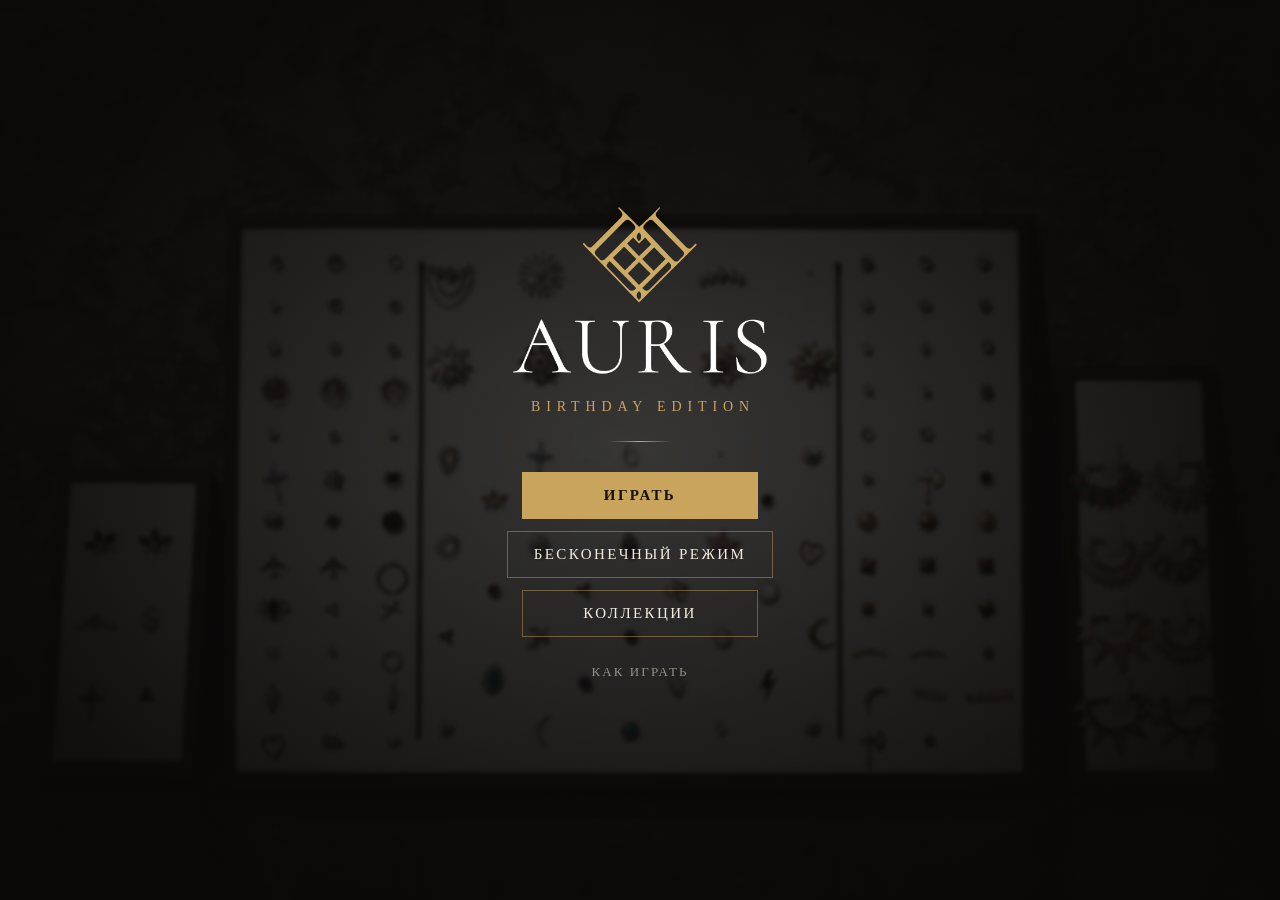
<file: index.html>
<!doctype html>
<html lang="ru">
<head>
<meta charset="utf-8">
<meta name="viewport" content="width=device-width,initial-scale=1,viewport-fit=cover,maximum-scale=1">
<meta name="theme-color" content="#14100e">
<!-- This page carries a real person's face, full name and birthday. It is meant
     to be handed to him, not found. Keep this tag: on a GitHub Pages project site
     a robots.txt at the repo root is NOT read by crawlers (they only read it from
     the domain root, i.e. <user>.github.io/robots.txt), so this meta tag is the
     part that actually works. -->
<meta name="robots" content="noindex, nofollow, noarchive, noimageindex">
<title>AURIS · Birthday Edition</title>
<link rel="icon" href="assets/logo/mark-gold.png">
<link rel="stylesheet" href="style.css">
</head>
<body>

<!-- ══ TITLE ══════════════════════════════════════════════════════════════ -->
<section id="screen-title" class="screen is-on">
  <div class="title-inner">
    <img class="title-logo" src="assets/logo/auris-stack-light.png" alt="AURIS">
    <p class="title-edition">Birthday&nbsp;Edition</p>
    <div class="title-rule"></div>
    <nav class="title-menu">
      <button class="btn btn-gold" data-act="play-birthday">Играть</button>
      <button class="btn" data-act="play-endless">Бесконечный режим</button>
      <button class="btn" data-act="collections">Коллекции</button>
      <button class="btn btn-quiet" data-act="manual">Как играть</button>
    </nav>
  </div>
</section>

<!-- ══ GAME ═══════════════════════════════════════════════════════════════ -->
<section id="screen-game" class="screen">
  <header class="hud">
    <button class="icon-btn" data-act="home" aria-label="В меню">‹</button>

    <div class="hud-score">
      <span id="score">0</span><span class="hud-target" id="score-target">&thinsp;/&thinsp;35</span>
    </div>

    <button class="icon-btn" data-act="mute" aria-label="Звук"><span id="mute-glyph">♪</span></button>
  </header>

  <!-- progress meter: the ear fills as he scores -->
  <div class="ear-wrap" id="ear-wrap">
    <svg class="ear" viewBox="0 0 100 140" aria-hidden="true">
      <path class="ear-outline" d="M64 14 C40 10 22 26 21 52 C20 78 26 102 38 118
                                    C47 130 62 132 66 121 C69 111 59 107 54 100 C50 94 51 88 57 85"/>
      <path class="ear-inner" d="M56 36 C40 42 34 60 38 79 C41 93 48 101 53 105"/>
      <g id="ear-dots"></g>
    </svg>
    <p class="ear-caption" id="ear-caption">коллекция собирается</p>
  </div>

  <div class="tray-frame">
    <div class="tray" id="tray"></div>
  </div>

  <footer class="game-foot">
    <button class="pouch" data-act="pouch">
      <img src="assets/logo/mark-gold.png" alt="">
      <span>добавить на витрину</span>
    </button>
  </footer>

  <div class="toast" id="toast" hidden></div>
</section>

<!-- ══ PAYOFF ═════════════════════════════════════════════════════════════ -->
<section id="screen-payoff" class="screen">
  <article class="plate catalogue" id="catalogue">
    <img class="plate-mark" src="assets/logo/mark-dark.png" alt="AURIS">
    <p class="plate-eyebrow">VLAD IS LOVE · Birthday edition</p>

    <figure class="cat-portrait">
      <img src="assets/portrait/vlad.jpg" alt="Влад Бодмодов">
    </figure>

    <h1 class="cat-title">Коллекция<br><em>«Влад Бодмодов»</em></h1>
    <p class="cat-ref">REF.&nbsp;35</p>

    <div class="cat-rule"></div>

    <p class="cat-body">
      Изысканный силуэт, созданный по индивидуальному заказу.
      Неповторим&nbsp;— другого такого нет.
      Самый лучший и запоминающийся навсегда.
    </p>

    <div class="cat-rule"></div>
    <dl class="cat-specs">
      <div><dt>тираж</dt><dd>1&nbsp;экз.</dd></div>
      <div><dt>материал</dt><dd>любовь</dd></div>
      <div class="cat-credit"><dt>голос</dt><dd>любящая сестра Алёнушка</dd></div>
    </dl>

    <nav class="cat-menu">
      <button class="btn btn-gold" data-act="play-endless">Ещё раз</button>
      <button class="btn btn-quiet" data-act="collections">Коллекции</button>
      <button class="btn btn-quiet" data-act="home">В меню</button>
    </nav>
  </article>
</section>

<!-- ══ COLLECTIONS ════════════════════════════════════════════════════════ -->
<section id="screen-collections" class="screen">
  <article class="plate collections">
    <button class="plate-close" data-act="home" aria-label="Закрыть">×</button>
    <img class="plate-mark" src="assets/logo/mark-dark.png" alt="AURIS">
    <p class="plate-eyebrow">Auris</p>
    <h2 class="plate-title">Коллекции</h2>

    <div id="collection-list"></div>

    <div class="cat-rule"></div>

    <section class="boutique">
      <p class="boutique-head">Посмотреть вживую</p>
      <img class="boutique-shot" src="assets/bg/studio.jpg" alt="Студия Scalpelburg">
      <ul class="boutique-links">
        <li>
          <a class="boutique-link" href="https://scalpelburg.com/" target="_blank" rel="noopener">
            <img class="boutique-mark-scalpel" src="assets/logo/scalpelburg.png" alt="Scalpelburg">
            <span>студия пирсинга</span>
          </a>
        </li>
        <li>
          <a class="boutique-link" href="https://aurisjewellery.com/" target="_blank" rel="noopener">
            <img class="boutique-mark-auris" src="assets/logo/auris-horiz-dark.png" alt="AURIS">
            <span>украшения</span>
          </a>
        </li>
      </ul>
    </section>

    <nav class="cat-menu">
      <button class="btn btn-quiet" data-act="home">В меню</button>
    </nav>
  </article>
</section>

<!-- ══ INSTRUCTION PLATE ══════════════════════════════════════════════════ -->
<div id="manual" class="overlay" hidden>
  <article class="plate manual">
    <button class="plate-close" data-act="close-manual" aria-label="Закрыть">×</button>
    <p class="plate-eyebrow">AURIS · Birthday edition</p>
    <h2 class="plate-title">Как пользоваться подарком</h2>

    <ol class="steps">
      <li><b>1.</b> Возьми украшение и перетащи его на такое&nbsp;же.</li>
      <li><b>2.</b> Два одинаковых складываются в одно&nbsp;— крупнее.</li>
      <li><b>3.</b> Складывать можно только внутри одной коллекции.</li>
      <li><b>4.</b> Цвет ободка подсказывает коллекцию.</li>
      <li><b>5.</b> Точки под украшением&nbsp;— его размер:
        <span class="nowrap">•&ensp;••&ensp;•••</span></li>
      <li><b>6.</b> Третий размер&nbsp;— украшение готово. Оно уходит в ухо.</li>
      <li><b>7.</b> Не хватает деталей&nbsp;— добавь на витрину.</li>
      <li><b>8.</b> Собери 35. Это ты.</li>
    </ol>

    <div class="steps-rule"></div>
    <p class="step-nine"><b>9.</b> BABY, DON'T HURT ME<br>
      <span>(стерильность обязательна)</span></p>
  </article>
</div>

<script src="src/rules.js"></script>
<script src="src/sfx.js"></script>
<script src="src/game.js"></script>
</body>
</html>
</file>
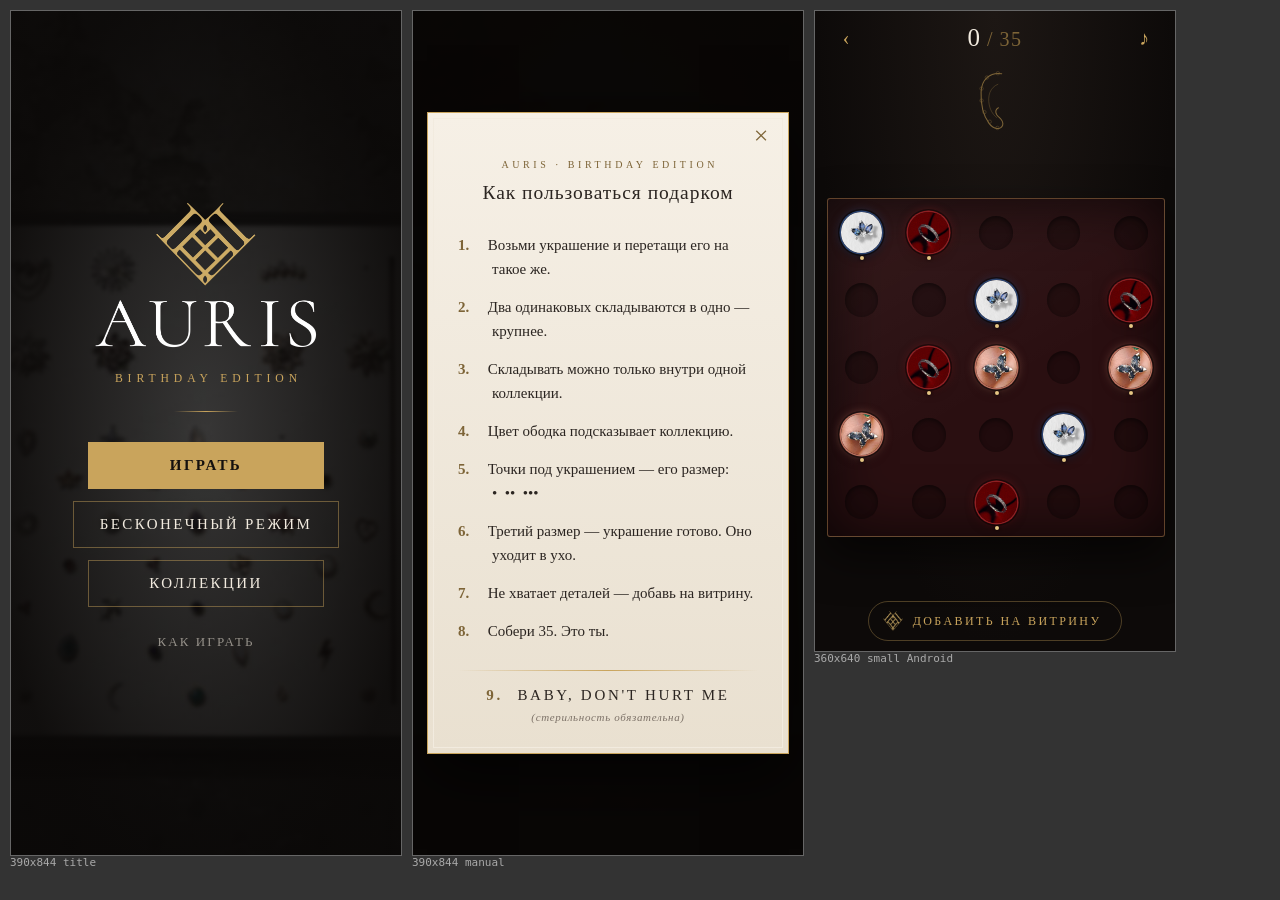
<file: preview.html>
<!doctype html><meta charset="utf-8"><title>Auris Merge — responsive preview</title>
<style>body{margin:0;background:#333;display:flex;gap:10px;padding:10px;font:11px monospace;color:#aaa}
figure{margin:0}iframe{border:1px solid #666;display:block;background:#000}</style>
<figure><iframe src="index.html" width="390" height="844"></iframe><figcaption>390x844 title</figcaption></figure>
<figure><iframe src="index.html#manual" width="390" height="844"></iframe><figcaption>390x844 manual</figcaption></figure>
<figure><iframe src="index.html#game" width="360" height="640"></iframe><figcaption>360x640 small Android</figcaption></figure>
</file>
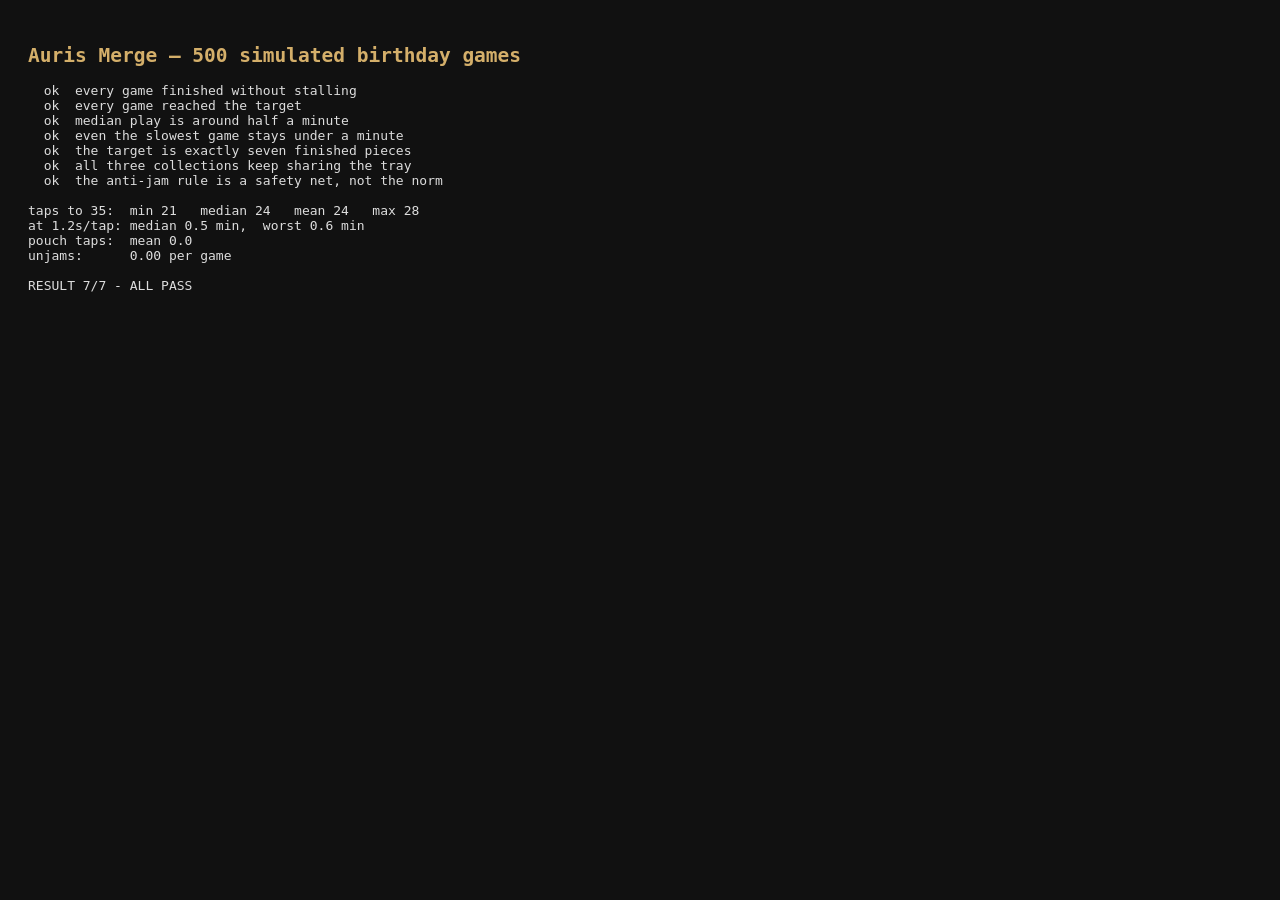
<file: smoke.html>
<!doctype html><meta charset="utf-8"><title>Auris Merge — full-game simulation</title>
<style>body{font:13px ui-monospace,monospace;background:#111;color:#ddd;padding:20px}h2{color:#d4af6a}</style>
<h2>Auris Merge — 500 simulated birthday games</h2><pre id="out"></pre>
<script src="src/rules.js"></script>
<script>
/* Plays whole games the way a person actually would: take a merge if one is on
   the tray, otherwise reach into the pouch. Confirms the tray always resolves,
   and measures how many taps 35 points really costs — which is the claim that
   "1-3 minutes" rests on. */
var R = Rules, lines = [], pass = 0, fail = 0;
function ok(name, cond, extra) {
  if (cond) { pass++; lines.push('  ok  ' + name); }
  else { fail++; lines.push('FAIL  ' + name + (extra ? '  <- ' + extra : '')); }
}

function findMerges(s) {
  var out = [];
  for (var i = 0; i < R.CELLS; i++) {
    if (!s.cells[i]) continue;
    for (var j = 0; j < R.CELLS; j++) {
      if (i !== j && R.classify(s, i, j) === 'merge') out.push([i, j]);
    }
  }
  return out;
}

function tally(s, into) {
  for (var i = 0; i < R.CELLS; i++) if (s.cells[i]) into[s.cells[i].collection]++;
}

function playOne(seed, mix) {
  var s = R.createState(seed);
  var actions = 0, pouch = 0, relieved = 0, guard = 0;
  tally(s, mix);
  while (!R.isComplete(s)) {
    if (++guard > 4000) return null;                    // runaway: fail the run
    var merges = findMerges(s);
    if (merges.length) {
      var m = merges[Math.floor(s.rng() * merges.length)];
      R.apply(s, m[0], m[1]);
      tally(s, mix);
      actions++;
    } else if (R.emptyCells(s).length) {
      R.spawn(s); actions++; pouch++;                   // reach into the pouch
    } else {
      R.relieve(s); relieved++;                         // jammed: unjam, never lose
    }
  }
  return { actions: actions, pouch: pouch, relieved: relieved, score: s.score };
}

var runs = [], broken = 0;
var mix = { cassiopea: 0, marchesa: 0, farfalla: 0 };
for (var seed = 1; seed <= 500; seed++) {
  var r = playOne(seed, mix);
  if (!r) { broken++; continue; }
  runs.push(r);
}

ok('every game finished without stalling', broken === 0, broken + ' stalled');
ok('every game reached the target', runs.every(function (r) { return r.score >= R.TARGET; }));

var acts = runs.map(function (r) { return r.actions; }).sort(function (a, b) { return a - b; });
var mean = Math.round(acts.reduce(function (a, b) { return a + b; }, 0) / acts.length);
var min = acts[0], max = acts[acts.length - 1], p50 = acts[Math.floor(acts.length / 2)];

/* Seven finished pieces at three merges each is 21 drags. Anything a player
   leaves half-built when the target lands adds a couple more. */
var SEC_PER_DRAG = 1.35;
ok('median play is around half a minute',
   p50 * SEC_PER_DRAG >= 22 && p50 * SEC_PER_DRAG <= 42,
   'median ' + p50 + ' drags = ' + (p50 * SEC_PER_DRAG).toFixed(0) + 's');
ok('even the slowest game stays under a minute',
   max * SEC_PER_DRAG <= 60, 'worst ' + max + ' drags = ' + (max * SEC_PER_DRAG).toFixed(0) + 's');
ok('the target is exactly seven finished pieces',
   R.TARGET / R.SCORING.birthday[3] === R.EAR_SLOTS,
   R.TARGET / R.SCORING.birthday[3] + ' pieces vs ' + R.EAR_SLOTS + ' piercings');

/* The spawn bias must help pairs form without letting one collection run away
   and squeeze the other two off the tray. */
var total = mix.cassiopea + mix.marchesa + mix.farfalla;
var shares = R.COLLECTIONS.map(function (c) { return mix[c] / total; });
ok('all three collections keep sharing the tray',
   Math.min.apply(null, shares) > 0.26 && Math.max.apply(null, shares) < 0.40,
   shares.map(function (v) { return (v * 100).toFixed(1) + '%'; }).join(' / '));

var jams = runs.reduce(function (a, r) { return a + r.relieved; }, 0);
ok('the anti-jam rule is a safety net, not the norm',
   jams / runs.length < 1.0, (jams / runs.length).toFixed(2) + ' unjams per game');

document.getElementById('out').textContent =
  lines.join('\n') +
  '\n\ntaps to 35:  min ' + min + '   median ' + p50 + '   mean ' + mean + '   max ' + max +
  '\nat 1.2s/tap: median ' + (p50 * 1.2 / 60).toFixed(1) + ' min,  worst ' + (max * 1.2 / 60).toFixed(1) + ' min' +
  '\npouch taps:  mean ' + (runs.reduce(function (a, r) { return a + r.pouch; }, 0) / runs.length).toFixed(1) +
  '\nunjams:      ' + (jams / runs.length).toFixed(2) + ' per game' +
  '\n\nRESULT ' + pass + '/' + (pass + fail) + (fail ? ' - ' + fail + ' FAILED' : ' - ALL PASS');
</script>
</file>
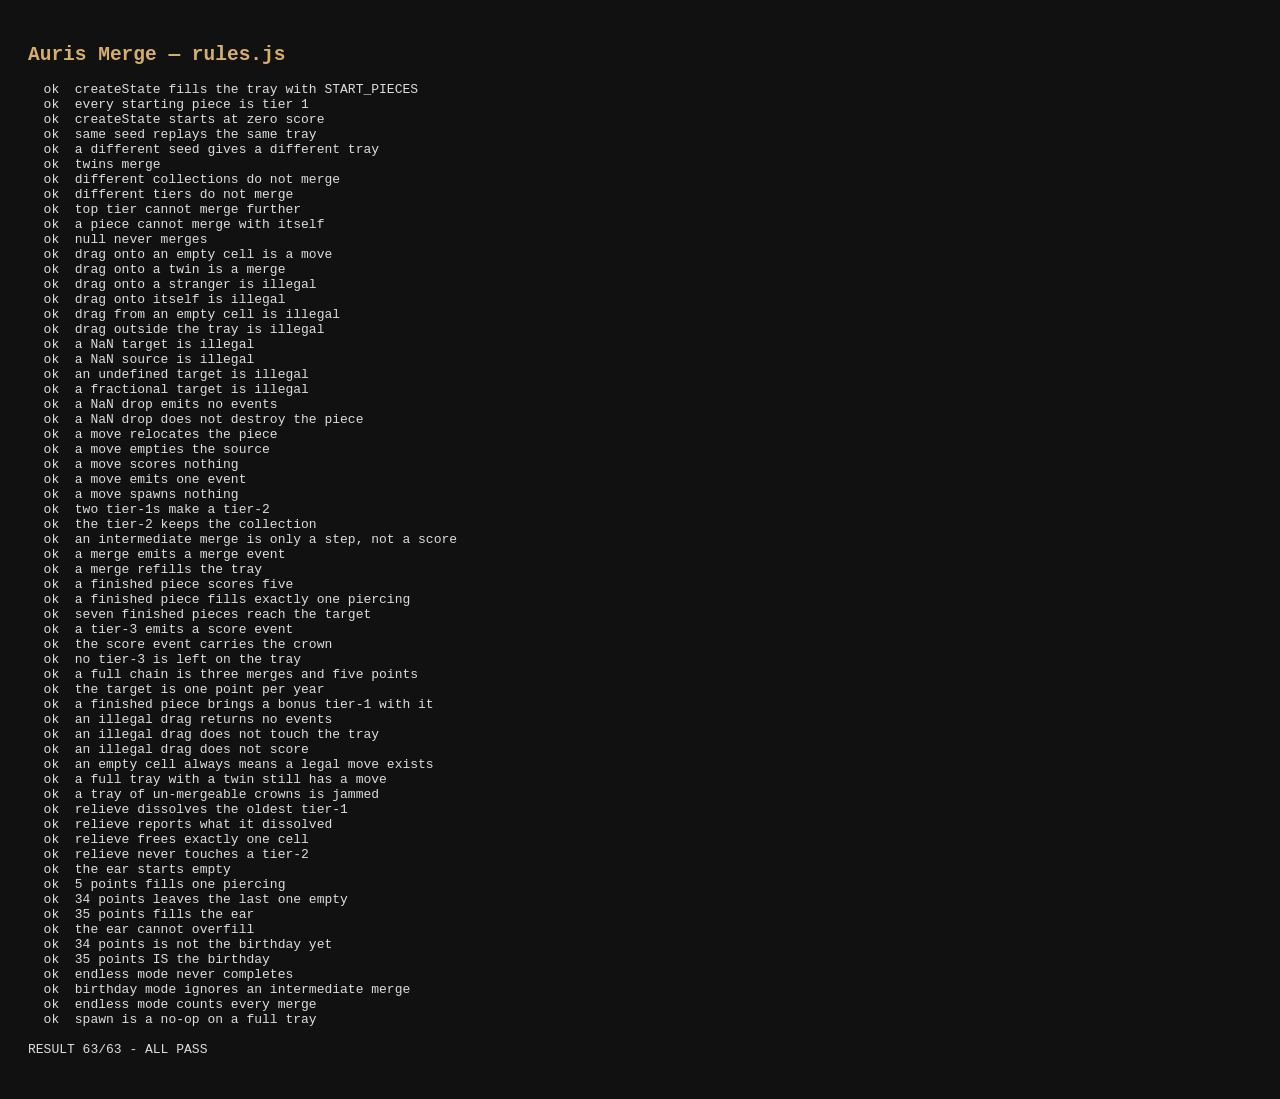
<file: tests.html>
<!doctype html><meta charset="utf-8"><title>Auris Merge — rules tests</title>
<style>body{font:13px ui-monospace,monospace;background:#111;color:#ddd;padding:20px}
.f{color:#ff6b6b}.p{color:#6bcf7f}h2{color:#d4af6a}</style>
<h2>Auris Merge — rules.js</h2><pre id="out"></pre>
<script src="src/rules.js"></script>
<script>
var R = Rules, pass = 0, fail = 0, lines = [];
function ok(name, cond, extra) {
  if (cond) { pass++; lines.push('  ok  ' + name); }
  else { fail++; lines.push('FAIL  ' + name + (extra ? '  <- ' + extra : '')); }
}
function eq(name, actual, expected) {
  ok(name, actual === expected, 'got ' + JSON.stringify(actual) + ', want ' + JSON.stringify(expected));
}
function blank(seed) {
  var s = R.createState(seed === undefined ? 1 : seed);
  s.cells = new Array(R.CELLS).fill(null); s.score = 0; return s;
}
function put(s, i, col, tier) {
  s.cells[i] = { id: ++s.seq, collection: col, tier: tier, born: s.seq };
  return s.cells[i];
}
function evs(list, type) { return list.filter(function (e) { return e.type === type; }); }
function blankPair(col, tier) {
  var s = blank(); put(s, 0, col, tier); put(s, 1, col, tier); return s;
}

/* --- construction ------------------------------------------------------- */
var s = R.createState(42);
eq('createState fills the tray with START_PIECES', R.CELLS - R.emptyCells(s).length, 10);
ok('every starting piece is tier 1', s.cells.every(function (p) { return !p || p.tier === 1; }));
eq('createState starts at zero score', s.score, 0);

var a1 = R.createState(7), a2 = R.createState(7), a3 = R.createState(8);
eq('same seed replays the same tray', JSON.stringify(a1.cells), JSON.stringify(a2.cells));
ok('a different seed gives a different tray', JSON.stringify(a1.cells) !== JSON.stringify(a3.cells));

/* --- canMerge ------------------------------------------------------------ */
var A = { collection: 'cassiopea', tier: 1 }, B = { collection: 'cassiopea', tier: 1 };
ok('twins merge', R.canMerge(A, B));
ok('different collections do not merge', !R.canMerge(A, { collection: 'marchesa', tier: 1 }));
ok('different tiers do not merge', !R.canMerge(A, { collection: 'cassiopea', tier: 2 }));
ok('top tier cannot merge further',
   !R.canMerge({ collection: 'cassiopea', tier: 3 }, { collection: 'cassiopea', tier: 3 }));
ok('a piece cannot merge with itself', !R.canMerge(A, A));
ok('null never merges', !R.canMerge(A, null) && !R.canMerge(null, null));

/* --- classify ------------------------------------------------------------ */
s = blank(); put(s, 0, 'cassiopea', 1); put(s, 1, 'cassiopea', 1); put(s, 2, 'marchesa', 1);
eq('drag onto an empty cell is a move', R.classify(s, 0, 5), 'move');
eq('drag onto a twin is a merge', R.classify(s, 0, 1), 'merge');
eq('drag onto a stranger is illegal', R.classify(s, 0, 2), null);
eq('drag onto itself is illegal', R.classify(s, 0, 0), null);
eq('drag from an empty cell is illegal', R.classify(s, 9, 0), null);
eq('drag outside the tray is illegal', R.classify(s, 0, 99), null);

/* A drop that hit-tests onto something with no cell index yields NaN. NaN fails
   every range comparison, so an unguarded classify() called it an empty cell and
   apply() then wrote the piece to cells[NaN] -- silently destroying it. */
eq('a NaN target is illegal', R.classify(s, 0, NaN), null);
eq('a NaN source is illegal', R.classify(s, NaN, 0), null);
eq('an undefined target is illegal', R.classify(s, 0, undefined), null);
eq('a fractional target is illegal', R.classify(s, 0, 2.5), null);

var keep = blank(); var survivor = put(keep, 0, 'cassiopea', 1);
var nanEvents = R.apply(keep, 0, NaN);
eq('a NaN drop emits no events', nanEvents.length, 0);
eq('a NaN drop does not destroy the piece', keep.cells[0], survivor);

/* --- move ---------------------------------------------------------------- */
s = blank(); var p = put(s, 0, 'cassiopea', 1);
var e = R.apply(s, 0, 5);
eq('a move relocates the piece', s.cells[5], p);
eq('a move empties the source', s.cells[0], null);
eq('a move scores nothing', s.score, 0);
eq('a move emits one event', e.length, 1);
eq('a move spawns nothing', evs(e, 'spawn').length, 0);

/* --- merge to tier 2 ----------------------------------------------------- */
s = blank(); put(s, 0, 'cassiopea', 1); put(s, 1, 'cassiopea', 1);
e = R.apply(s, 0, 1);
eq('two tier-1s make a tier-2', s.cells[1].tier, 2);
eq('the tier-2 keeps the collection', s.cells[1].collection, 'cassiopea');
eq('an intermediate merge is only a step, not a score', s.score, 0);
eq('a merge emits a merge event', evs(e, 'merge').length, 1);
eq('a merge refills the tray', evs(e, 'spawn').length, 1);

/* --- merge to tier 3: scores and dissolves -------------------------------- */
s = blank(); put(s, 0, 'marchesa', 2); put(s, 1, 'marchesa', 2);
e = R.apply(s, 0, 1);
eq('a finished piece scores five', s.score, 5);
eq('a finished piece fills exactly one piercing', R.TARGET / R.EAR_SLOTS, 5);
eq('seven finished pieces reach the target', 7 * R.SCORING.birthday[3], R.TARGET);
eq('a tier-3 emits a score event', evs(e, 'score').length, 1);
eq('the score event carries the crown', evs(e, 'score')[0].piece.tier, 3);
ok('no tier-3 is left on the tray', s.cells.every(function (c) { return !c || c.tier < 3; }));

/* --- a full chain: three merges, one finished piece ----------------------- */
s = blank();
put(s, 0, 'farfalla', 1); put(s, 1, 'farfalla', 1);
put(s, 2, 'farfalla', 1); put(s, 3, 'farfalla', 1);
R.apply(s, 0, 1);
R.apply(s, 2, 3);
R.apply(s, 1, 3);
eq('a full chain is three merges and five points', s.score, 5);
eq('the target is one point per year', R.TARGET, 35);
eq('a finished piece brings a bonus tier-1 with it',
   evs(R.apply(blankPair('marchesa', 2), 0, 1), 'spawn').length, 2);

/* --- illegal moves are inert --------------------------------------------- */
s = blank(); put(s, 0, 'cassiopea', 1); put(s, 2, 'marchesa', 1);
var before = JSON.stringify(s.cells);
e = R.apply(s, 0, 2);
eq('an illegal drag returns no events', e.length, 0);
eq('an illegal drag does not touch the tray', JSON.stringify(s.cells), before);
eq('an illegal drag does not score', s.score, 0);

/* --- deadlock ------------------------------------------------------------ */
s = blank(); put(s, 0, 'cassiopea', 1);
ok('an empty cell always means a legal move exists', R.hasLegalMove(s));

s = blank();
for (var i = 0; i < R.CELLS; i++) put(s, i, R.COLLECTIONS[i % 3], (i % 2) + 1);
ok('a full tray with a twin still has a move', R.hasLegalMove(s));

var jam = blank();
for (i = 0; i < R.CELLS; i++) put(jam, i, 'cassiopea', 3);
ok('a tray of un-mergeable crowns is jammed', !R.hasLegalMove(jam));

/* --- relieve: birthday mode cannot be lost -------------------------------- */
s = blank();
var first = put(s, 3, 'cassiopea', 1);
put(s, 4, 'marchesa', 1); put(s, 5, 'farfalla', 1);
e = R.relieve(s);
eq('relieve dissolves the oldest tier-1', s.cells[3], null);
eq('relieve reports what it dissolved', e[0].piece.id, first.id);
eq('relieve frees exactly one cell', R.emptyCells(s).length, R.CELLS - 2);

s = blank(); put(s, 0, 'cassiopea', 2);
eq('relieve never touches a tier-2', R.relieve(s).length, 0);

/* --- ear meter ------------------------------------------------------------ */
s = blank();
eq('the ear starts empty', R.earFilled(s), 0);
s.score = 5;  eq('5 points fills one piercing', R.earFilled(s), 1);
s.score = 34; eq('34 points leaves the last one empty', R.earFilled(s), 6);
s.score = 35; eq('35 points fills the ear', R.earFilled(s), R.EAR_SLOTS);
s.score = 99; eq('the ear cannot overfill', R.earFilled(s), R.EAR_SLOTS);

/* --- completion ----------------------------------------------------------- */
s = blank(); s.score = 34; ok('34 points is not the birthday yet', !R.isComplete(s));
s.score = 35; ok('35 points IS the birthday', R.isComplete(s));
s.endless = true; ok('endless mode never completes', !R.isComplete(s));

/* --- endless scores differently ------------------------------------------- */
var bd = blank(); put(bd, 0, 'cassiopea', 1); put(bd, 1, 'cassiopea', 1);
R.apply(bd, 0, 1);
eq('birthday mode ignores an intermediate merge', bd.score, 0);

var en = blank(); en.endless = true; put(en, 0, 'cassiopea', 1); put(en, 1, 'cassiopea', 1);
R.apply(en, 0, 1);
eq('endless mode counts every merge', en.score, 1);

/* --- spawn capacity -------------------------------------------------------- */
s = blank();
for (i = 0; i < R.CELLS; i++) put(s, i, 'cassiopea', 1);
eq('spawn is a no-op on a full tray', R.spawn(s).length, 0);

document.getElementById('out').textContent =
  lines.join('\n') + '\n\nRESULT ' + pass + '/' + (pass + fail) +
  (fail ? ' - ' + fail + ' FAILED' : ' - ALL PASS');
</script>
</file>
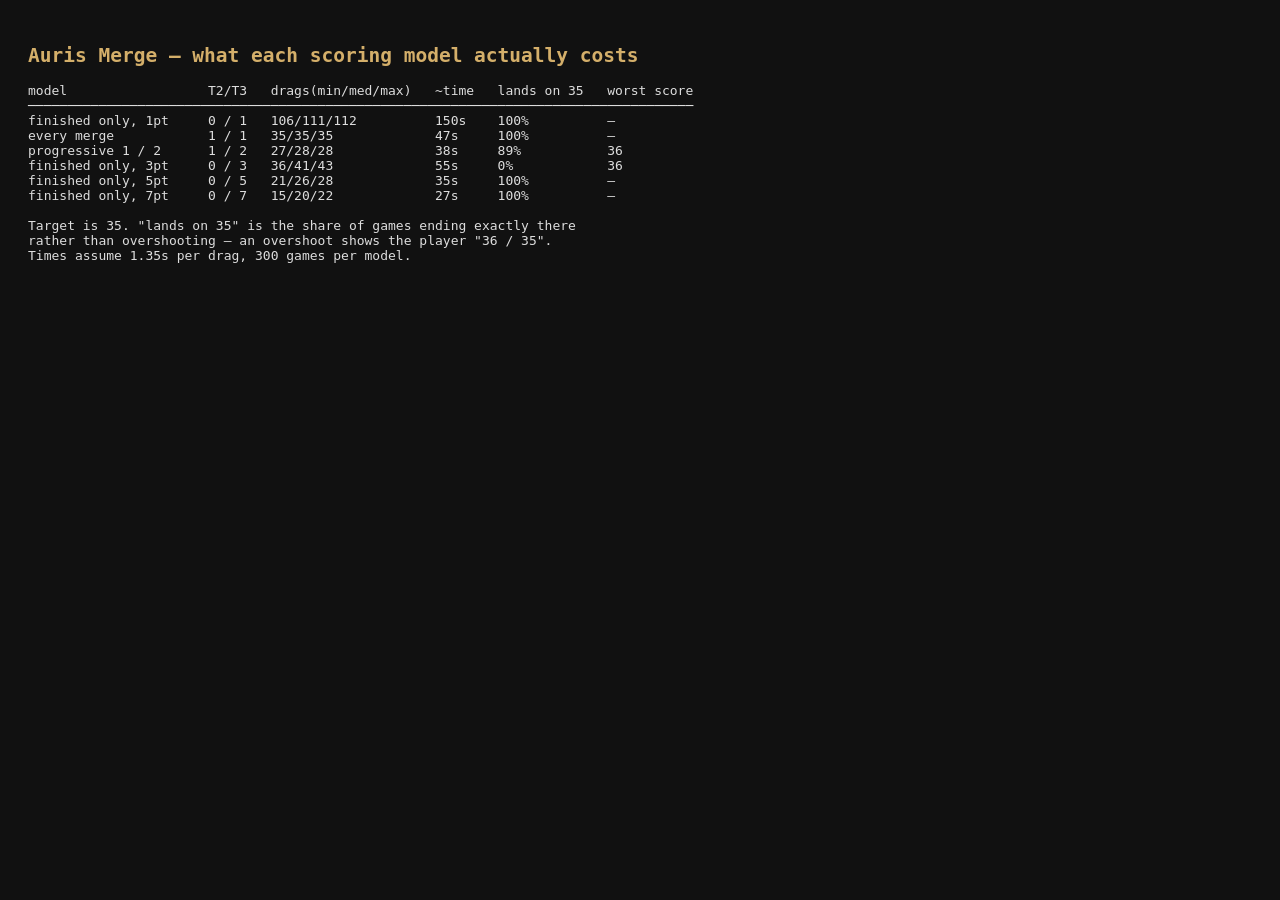
<file: tuning.html>
<!doctype html><meta charset="utf-8"><title>Auris Merge — scoring sweep</title>
<style>body{font:13px ui-monospace,monospace;background:#111;color:#ddd;padding:20px}
h2{color:#d4af6a}b{color:#e6c684}</style>
<h2>Auris Merge — what each scoring model actually costs</h2>
<pre id="out">running…</pre>
<script src="src/rules.js"></script>
<script>
/* Plays whole games the way a person does — take a merge if one is on the tray,
   otherwise reach into the pouch — for each candidate scoring model.

   Rules.SCORING is the same object the rules close over, so writing to it here
   really does change the scoring under test. */
var SEC_PER_DRAG = 1.35;
var RUNS = 300;

var MODELS = [
  { label: 'finished only, 1pt',  pts: { 2: 0, 3: 1 } },
  { label: 'every merge',         pts: { 2: 1, 3: 1 } },
  { label: 'progressive 1 / 2',   pts: { 2: 1, 3: 2 } },
  { label: 'finished only, 3pt',  pts: { 2: 0, 3: 3 } },
  { label: 'finished only, 5pt',  pts: { 2: 0, 3: 5 } },
  { label: 'finished only, 7pt',  pts: { 2: 0, 3: 7 } }
];

function findMerge(s) {
  for (var i = 0; i < Rules.CELLS; i++) {
    if (!s.cells[i]) continue;
    for (var j = 0; j < Rules.CELLS; j++) {
      if (i !== j && Rules.classify(s, i, j) === 'merge') return [i, j];
    }
  }
  return null;
}

function play(seed) {
  var s = Rules.createState(seed);
  var drags = 0, guard = 0;
  while (!Rules.isComplete(s)) {
    if (++guard > 4000) return null;
    var m = findMerge(s);
    if (m) { Rules.apply(s, m[0], m[1]); drags++; }
    else if (Rules.emptyCells(s).length) { Rules.spawn(s); drags++; }
    else Rules.relieve(s);
  }
  return { drags: drags, score: s.score };
}

var rows = [];
MODELS.forEach(function (m) {
  Rules.SCORING.birthday[2] = m.pts[2];
  Rules.SCORING.birthday[3] = m.pts[3];

  var drags = [], exact = 0, over = 0, worstOver = 0;
  for (var seed = 1; seed <= RUNS; seed++) {
    var r = play(seed);
    if (!r) continue;
    drags.push(r.drags);
    if (r.score === Rules.TARGET) exact++;
    else { over++; worstOver = Math.max(worstOver, r.score); }
  }
  drags.sort(function (a, b) { return a - b; });
  var p50 = drags[Math.floor(drags.length / 2)];
  rows.push({
    label: m.label,
    pts: m.pts[2] + ' / ' + m.pts[3],
    min: drags[0], p50: p50, max: drags[drags.length - 1],
    secs: Math.round(p50 * SEC_PER_DRAG),
    exactPct: Math.round(exact / drags.length * 100),
    worstOver: worstOver
  });
});

var head = 'model                  T2/T3   drags(min/med/max)   ~time   lands on 35   worst score';
var line = '─'.repeat(head.length);
var body = rows.map(function (r) {
  return (r.label + '                      ').slice(0, 22) + ' ' +
         (r.pts + '     ').slice(0, 7) + ' ' +
         (r.min + '/' + r.p50 + '/' + r.max + '            ').slice(0, 20) + ' ' +
         ((r.secs + 's') + '     ').slice(0, 7) + ' ' +
         ((r.exactPct + '%') + '            ').slice(0, 13) + ' ' +
         (r.worstOver ? r.worstOver : '—');
}).join('\n');

document.getElementById('out').textContent =
  head + '\n' + line + '\n' + body +
  '\n\nTarget is ' + Rules.TARGET + '. "lands on 35" is the share of games ending exactly there' +
  '\nrather than overshooting — an overshoot shows the player "36 / 35".' +
  '\nTimes assume ' + SEC_PER_DRAG + 's per drag, ' + RUNS + ' games per model.';
</script>
</file>
<file: style.css>
/* Auris Merge — Saint Scalpelburg Edition
   Palette and rules lifted from the studio's own catalogue plates:
   gold line-art on cream, jewellery on near-black. */

:root {
  --ink:        #14100e;
  --ink-soft:   #241d18;
  --cream:      #f2ebdf;
  --cream-deep: #e4d9c6;
  --gold:       #c9a45c;
  --gold-bright:#e6c684;
  --gold-dim:   #7d6437;

  /* one accent per collection — this is what makes three chains readable
     at a glance even though the source photos have different backdrops */
  --cassiopea:  #8e1f22;
  --marchesa:   #2c4470;
  --farfalla:   #b9705e;

  --cell:       calc(100% / 5);
  --ease:       cubic-bezier(.22, .68, .32, 1);

  /* Sprites are 256px. Five to a row means the tray stays at 2x device pixels up
     to 640px, so that is where growth stops rather than at an arbitrary number. */
  --tray-max:   440px;
}

* { box-sizing: border-box; -webkit-tap-highlight-color: transparent; }

html, body {
  margin: 0;
  height: 100%;
  background: var(--ink);
  color: var(--cream);
  font-family: "Cormorant Garamond", "Times New Roman", Georgia, serif;
  overscroll-behavior: none;
}

body { -webkit-user-select: none; user-select: none; touch-action: manipulation; }

/* ── screens ─────────────────────────────────────────────────────────────── */
.screen {
  position: fixed;
  inset: 0;
  display: none;
  flex-direction: column;
  padding: env(safe-area-inset-top) env(safe-area-inset-right)
           env(safe-area-inset-bottom) env(safe-area-inset-left);
}
.screen.is-on { display: flex; animation: fade .45s var(--ease); }
@keyframes fade { from { opacity: 0; } to { opacity: 1; } }

/* ── title ───────────────────────────────────────────────────────────────── */
#screen-title {
  align-items: center;
  justify-content: center;
  background: #0d0a09 url("assets/bg/display.jpg") center / cover no-repeat;
}
#screen-title::after {
  content: "";
  position: absolute;
  inset: 0;
  background: radial-gradient(ellipse at center, rgba(10,8,7,.45) 0%, rgba(10,8,7,.92) 78%);
}
.title-inner { position: relative; z-index: 1; text-align: center; padding: 24px; }
.title-logo { width: min(58vw, 260px); height: auto; }
.title-edition {
  margin: 18px 0 0;
  font-size: clamp(11px, 3vw, 14px);
  letter-spacing: .42em;
  text-transform: uppercase;
  color: var(--gold);
  padding-left: .42em;
}
.title-rule {
  width: 64px; height: 1px; margin: 26px auto 30px;
  background: linear-gradient(90deg, transparent, var(--gold), transparent);
}
.title-menu { display: flex; flex-direction: column; gap: 12px; align-items: center; }

/* ── buttons ─────────────────────────────────────────────────────────────── */
.btn {
  min-width: 236px;
  padding: 14px 26px;
  font: inherit;
  font-size: 15px;
  letter-spacing: .16em;
  text-transform: uppercase;
  color: var(--cream);
  background: transparent;
  border: 1px solid rgba(201,164,92,.45);
  cursor: pointer;
  transition: background .25s, border-color .25s, color .25s, transform .12s;
}
.btn:hover { border-color: var(--gold); background: rgba(201,164,92,.10); }
.btn:active { transform: scale(.975); }
.btn-gold { color: var(--ink); background: var(--gold); border-color: var(--gold); font-weight: 600; }
.btn-gold:hover { background: var(--gold-bright); border-color: var(--gold-bright); }
.btn-quiet { border-color: transparent; color: rgba(242,235,223,.55); font-size: 13px; min-width: 0; }
.btn-quiet:hover { color: var(--gold); background: transparent; }

.icon-btn {
  width: 42px; height: 42px;
  display: grid; place-items: center;
  font: inherit; font-size: 20px;
  color: var(--gold);
  background: transparent;
  border: 1px solid transparent;
  border-radius: 50%;
  cursor: pointer;
  transition: border-color .2s, color .2s;
}
.icon-btn:hover { border-color: rgba(201,164,92,.35); }
.icon-btn.is-off { color: var(--gold-dim); }

/* ── HUD ─────────────────────────────────────────────────────────────────── */
#screen-game { background: radial-gradient(ellipse at 50% 0%, #1d1714 0%, #0d0a09 70%); }
.hud {
  flex: 0 0 auto;
  display: flex; align-items: center; justify-content: space-between;
  padding: 6px 10px;
}
.hud-score { font-size: 30px; letter-spacing: .06em; color: var(--cream); font-variant-numeric: tabular-nums; }
.hud-score.is-bumped { animation: bump .45s var(--ease); }
@keyframes bump {
  40% { transform: scale(1.22); color: var(--gold-bright); }
  100% { transform: scale(1); }
}
.hud-target { color: var(--gold-dim); font-size: 20px; }

/* ── ear meter ───────────────────────────────────────────────────────────── */
.ear-wrap { flex: 0 0 auto; display: flex; flex-direction: column; align-items: center; gap: 4px; padding: 2px 0 8px; }
.ear { width: 62px; height: auto; overflow: visible; }
.ear-outline, .ear-inner { fill: none; stroke: var(--gold-dim); stroke-width: 2.2; stroke-linecap: round; }
.ear-inner { stroke-width: 1.6; opacity: .55; }
.ear-dot { fill: none; stroke: var(--gold-dim); stroke-width: 1.6; opacity: .5; transition: all .5s var(--ease); }
.ear-dot.is-set { fill: var(--gold-bright); stroke: var(--gold-bright); opacity: 1; filter: drop-shadow(0 0 5px rgba(230,198,132,.85)); }
.ear-caption {
  margin: 0; font-size: 10px; letter-spacing: .28em; text-transform: uppercase;
  color: var(--gold-dim); padding-left: .28em;
}

/* ── tray ────────────────────────────────────────────────────────────────── */
.tray-frame {
  flex: 1 1 auto;
  display: grid; place-items: center;
  min-height: 0;
  padding: 0 12px;
}
.tray {
  position: relative;
  width: min(94vw, 60vh, var(--tray-max));
  aspect-ratio: 1;
  background:
    linear-gradient(150deg, rgba(255,255,255,.05), transparent 55%),
    #2a0f11;
  border: 1px solid rgba(201,164,92,.34);
  border-radius: 3px;
  box-shadow: inset 0 0 60px rgba(0,0,0,.75), 0 18px 44px rgba(0,0,0,.6);
  padding: 6px;
}

.cell {
  position: absolute;
  width: var(--cell); height: var(--cell);
  padding: 5%;
}
.cell::after {
  content: "";
  display: block; width: 100%; height: 100%;
  border-radius: 50%;
  background: rgba(0,0,0,.24);
  box-shadow: inset 0 2px 5px rgba(0,0,0,.5);
}
.cell.is-target::after { background: rgba(201,164,92,.20); box-shadow: inset 0 0 0 1px var(--gold); }

/* ── pieces ──────────────────────────────────────────────────────────────── */
.piece {
  position: absolute;
  width: var(--cell); height: var(--cell);
  padding: 4%;
  cursor: grab;
  transition: left .22s var(--ease), top .22s var(--ease), opacity .3s, transform .22s var(--ease);
  will-change: left, top, transform;
}
.piece-face {
  position: relative;
  width: 100%; height: 100%;
  border-radius: 50%;
  background-size: cover;
  background-position: center;
  box-shadow:
    0 0 0 1.5px var(--accent),
    0 0 0 3px rgba(0,0,0,.5),
    0 0 10px 1px color-mix(in srgb, var(--accent) 55%, transparent),
    0 4px 10px rgba(0,0,0,.55);
  transition: box-shadow .2s, transform .2s var(--ease);
}
.piece[data-collection="cassiopea"] { --accent: var(--cassiopea); }
.piece[data-collection="marchesa"]  { --accent: var(--marchesa); }
.piece[data-collection="farfalla"]  { --accent: var(--farfalla); }

/* tier pips — the unambiguous size cue at phone scale */
.pips {
  position: absolute;
  left: 50%; bottom: -7px;
  transform: translateX(-50%);
  display: flex; gap: 3px;
}
.pips i {
  width: 4px; height: 4px;
  background: var(--gold-bright);
  border-radius: 50%;
  box-shadow: 0 0 3px rgba(0,0,0,.9);
}

.piece.is-picked { z-index: 40; cursor: grabbing; transition: none; }
.piece.is-picked .piece-face { transform: scale(1.14); box-shadow: 0 0 0 2px var(--gold-bright), 0 10px 22px rgba(0,0,0,.7); }
.piece.is-hint .piece-face { animation: hint 1.1s var(--ease) infinite; }
@keyframes hint {
  0%, 100% { box-shadow: 0 0 0 1.5px var(--accent), 0 0 10px 1px rgba(230,198,132,.35); }
  50%      { box-shadow: 0 0 0 2px var(--gold-bright), 0 0 18px 4px rgba(230,198,132,.75); }
}

.piece.is-new { animation: drop .34s var(--ease); }
@keyframes drop { from { opacity: 0; transform: scale(.4) translateY(-12px); } to { opacity: 1; transform: none; } }

.piece.is-gone { opacity: 0; transform: scale(.42); pointer-events: none; }

/* The finished-piece flourish. Durations here must match CROWN_MS in game.js.
   --dx/--dy are set per crown so it travels from its own cell to the tray
   centre; they are percentages of the PIECE, not the tray. */
.piece.is-crowned {
  z-index: 60;
  pointer-events: none;
  animation: crown-fly 1.25s var(--ease) forwards;
}
@keyframes crown-fly {
  0%   { transform: translate(0, 0) scale(1); opacity: .9; }
  15%  { transform: translate(var(--dx), var(--dy)) scale(2.70); opacity: 1; }
  22%  { transform: translate(var(--dx), var(--dy)) scale(2.44); }
  70%  { transform: translate(var(--dx), var(--dy)) scale(2.56); opacity: 1; }
  100% { transform: translate(var(--dx), calc(var(--dy) - 380%)) scale(.3); opacity: 0; }
}

/* Let the jewellery carry the moment; the tier pips are noise at this size. */
.piece.is-crowned .pips { opacity: 0; }

.piece.is-crowned .piece-face { animation: crown-glow 1.25s var(--ease) forwards; }
@keyframes crown-glow {
  0%       { box-shadow: 0 0 0 1.5px var(--accent), 0 0 0 3px rgba(0,0,0,.5); }
  22%, 70% { box-shadow: 0 0 0 1.5px var(--gold-bright),
                         0 0 30px 8px rgba(230,198,132,.45),
                         0 14px 34px rgba(0,0,0,.7); }
  100%     { box-shadow: 0 0 0 1px var(--gold-bright), 0 0 12px 3px rgba(230,198,132,.25); }
}

.crown-label {
  position: absolute;
  left: 0; right: 0;
  top: 76%;
  z-index: 61;
  text-align: center;
  font-size: clamp(10px, 2.7vw, 13px);
  letter-spacing: .34em;
  text-transform: uppercase;
  color: var(--gold-bright);
  text-shadow: 0 2px 10px rgba(0,0,0,.95), 0 0 20px rgba(0,0,0,.8);
  padding-left: .34em;
  pointer-events: none;
  animation: crown-label 1.25s var(--ease) forwards;
}
@keyframes crown-label {
  0%, 13%  { opacity: 0; transform: translateY(7px); }
  26%, 70% { opacity: 1; transform: none; }
  100%     { opacity: 0; transform: translateY(-12px); }
}

/* ── floating score ──────────────────────────────────────────────────────── */
.float {
  position: absolute;
  z-index: 50;
  font-size: 20px;
  color: var(--gold-bright);
  text-shadow: 0 2px 8px rgba(0,0,0,.9);
  pointer-events: none;
  animation: rise 1s var(--ease) forwards;
}
@keyframes rise {
  from { opacity: 1; transform: translate(-50%, -50%); }
  to   { opacity: 0; transform: translate(-50%, -190%); }
}

/* ── footer ──────────────────────────────────────────────────────────────── */
.game-foot { flex: 0 0 auto; display: grid; place-items: center; padding: 12px 0 16px; }
.pouch {
  display: inline-flex; align-items: center; gap: 10px;
  padding: 9px 20px 9px 14px;
  font: inherit; font-size: 12px;
  letter-spacing: .2em; text-transform: uppercase;
  color: var(--gold);
  background: transparent;
  border: 1px solid rgba(201,164,92,.34);
  border-radius: 999px;
  cursor: pointer;
  transition: border-color .2s, background .2s, transform .1s;
}
.pouch img { width: 20px; height: 20px; opacity: .9; }
.pouch:hover { border-color: var(--gold); background: rgba(201,164,92,.09); }
.pouch:active { transform: scale(.96); }

.toast {
  position: absolute;
  left: 50%; bottom: 78px;
  transform: translateX(-50%);
  padding: 9px 18px;
  font-size: 12px; letter-spacing: .18em; text-transform: uppercase;
  color: var(--ink); background: var(--gold);
  border-radius: 999px;
  animation: fade .3s var(--ease);
}

/* ── plates (catalogue + manual) ─────────────────────────────────────────── */
#screen-payoff { overflow-y: auto; background: #0d0a09; padding: 20px 14px; align-items: center; }

.plate {
  position: relative;
  width: min(100%, 520px);
  margin: auto;
  padding: 34px 30px 30px;
  color: #2b2521;
  background: var(--cream);
  background-image: linear-gradient(180deg, #f6f0e6, #e9e0d0);
  border: 1px solid var(--gold);
  outline: 1px solid var(--cream);
  outline-offset: -7px;
  box-shadow: 0 22px 60px rgba(0,0,0,.65);
  text-align: center;
}
.plate-mark { width: 42px; height: auto; opacity: .85; }
.plate-eyebrow {
  margin: 12px 0 0;
  font-size: 10px; letter-spacing: .36em; text-transform: uppercase;
  color: var(--gold-dim); padding-left: .36em;
}
.plate-close {
  position: absolute; top: 6px; right: 10px;
  width: 34px; height: 34px;
  font: inherit; font-size: 26px; line-height: 1;
  color: var(--gold-dim); background: none; border: 0; cursor: pointer;
}

/* The model plate. Every real catalogue has one; this one happens to be of the
   collection itself. Round, so he matches the pieces on the tray. */
.cat-portrait { margin: 24px auto 6px; width: min(58%, 190px); }
.cat-portrait img {
  display: block; width: 100%; aspect-ratio: 1;
  border-radius: 50%;
  /* The framing is done in tools/cut.py, so nothing to correct for here. */
  box-shadow: 0 0 0 1px var(--gold), 0 8px 22px rgba(0,0,0,.28);
}

/* ── collections page ────────────────────────────────────────────────────── */
#screen-collections { overflow-y: auto; background: #0d0a09; padding: 20px 14px; align-items: center; }

.coll-row { margin: 26px 0; }
.coll-name {
  margin: 0 0 14px;
  font-size: 11px; letter-spacing: .34em; text-transform: uppercase;
  font-weight: 400; color: var(--gold-dim); padding-left: .34em;
}
.coll-strip {
  display: flex; justify-content: center; align-items: center; gap: 16px;
  margin: 0; padding: 0; list-style: none;
}
.coll-strip li { flex: 0 1 88px; }
/* Each tier a little larger than the last, so the chain reads left to right. */
.coll-strip li:nth-child(1) { flex-basis: 62px; }
.coll-strip li:nth-child(2) { flex-basis: 76px; }
.coll-strip li:nth-child(3) { flex-basis: 92px; }
.coll-strip img {
  display: block; width: 100%; aspect-ratio: 1; border-radius: 50%;
  box-shadow: 0 0 0 1px var(--gold), 0 4px 12px rgba(0,0,0,.28);
}

/* ── boutique footer ─────────────────────────────────────────────────────── */
.boutique { margin-top: 2px; }
.boutique-head {
  margin: 0 0 15px;
  font-size: 10px; letter-spacing: .34em; text-transform: uppercase;
  color: var(--gold-dim); padding-left: .34em;
}
.boutique-shot {
  display: block; width: 100%; height: auto;
  border: 1px solid rgba(125,100,55,.42);
  box-shadow: 0 5px 16px rgba(0,0,0,.2);
}
.boutique-links {
  display: grid; grid-template-columns: 1fr 1fr; gap: 10px;
  margin: 18px 0 0; padding: 0; list-style: none;
}
.boutique-link {
  display: flex; flex-direction: column; align-items: center; justify-content: center;
  gap: 11px; height: 100%;
  padding: 16px 10px 13px;
  text-decoration: none;
  border: 1px solid rgba(125,100,55,.22);
  transition: border-color .2s, background .2s;
}
.boutique-link:hover { border-color: var(--gold); background: rgba(201,164,92,.10); }

/* Sized by WIDTH, not height: the two marks have very different aspect ratios
   (5.2:1 against 3.5:1), so matching heights would leave one twice as wide as
   the other. The Scalpelburg wordmark is finely drawn and disappears below
   about 100px. */
.boutique-link img { display: block; height: auto; max-width: 100%; }
.boutique-mark-scalpel { width: 122px; }
.boutique-mark-auris { width: 88px; }
.boutique-link span {
  font-size: 9px; letter-spacing: .2em; text-transform: uppercase;
  color: var(--gold-dim); padding-left: .2em; text-align: center;
}

.cat-title { margin: 16px 0 6px; font-size: clamp(23px, 6.4vw, 33px); font-weight: 400; letter-spacing: .04em; }
.cat-title em { font-style: normal; display: inline-block; margin-top: 4px; }
.cat-ref { margin: 0; font-size: 11px; letter-spacing: .34em; color: var(--gold-dim); padding-left: .34em; }
.cat-rule { height: 1px; margin: 22px 0; background: linear-gradient(90deg, transparent, var(--gold), transparent); }

.cat-lineup { display: flex; justify-content: center; gap: 14px; margin: 0; padding: 0; list-style: none; }
.cat-lineup li { flex: 0 1 84px; }
.cat-lineup img {
  width: 100%; aspect-ratio: 1; border-radius: 50%;
  box-shadow: 0 0 0 1px var(--gold), 0 4px 12px rgba(0,0,0,.28);
}
.cat-lineup span { display: block; margin-top: 7px; font-size: 9px; letter-spacing: .16em; text-transform: uppercase; color: var(--gold-dim); }

.cat-body { margin: 0; font-size: clamp(15px, 4vw, 18px); line-height: 1.75; }

.cat-specs { display: flex; flex-wrap: wrap; justify-content: center; gap: 6px 26px; margin: 0; font-size: 11px; }
.cat-specs div { display: flex; gap: 7px; }
.cat-specs dt { margin: 0; letter-spacing: .16em; text-transform: uppercase; color: var(--gold-dim); }
.cat-specs dd { margin: 0; }
.cat-credit { width: 100%; justify-content: center; margin-top: 8px; }
.cat-credit dd { font-style: italic; }
.cat-specs-joke { width: 100%; justify-content: center; margin-top: 8px; }
.cat-specs-joke dt { letter-spacing: .3em; color: var(--gold-dim); }
.cat-specs-joke dd { font-style: italic; color: #6d6259; }

.cat-menu { display: flex; flex-direction: column; align-items: center; gap: 9px; margin-top: 28px; }
.cat-menu .btn { color: var(--ink); border-color: rgba(125,100,55,.5); }
.cat-menu .btn-quiet { border-color: transparent; color: #7d7268; }

/* ── manual ──────────────────────────────────────────────────────────────── */
.overlay {
  position: fixed; inset: 0; z-index: 100;
  display: flex; align-items: center; justify-content: center;
  padding: 18px 14px;
  overflow-y: auto;
  background: rgba(8,6,5,.88);
  animation: fade .25s var(--ease);
}
.overlay[hidden] { display: none; }
.plate-title { margin: 12px 0 22px; font-size: clamp(19px, 5vw, 24px); font-weight: 400; letter-spacing: .05em; }
.steps { margin: 0; padding: 0; list-style: none; text-align: left; font-size: 15px; line-height: 1.6; }
.steps li { padding: 7px 0 7px 34px; text-indent: -34px; }
.steps b { display: inline-block; width: 26px; color: var(--gold-dim); text-indent: 0; }
.steps-rule { height: 1px; margin: 20px 0 16px; background: linear-gradient(90deg, transparent, var(--gold), transparent); }
.step-nine { margin: 0; font-size: 15px; letter-spacing: .18em; }
.step-nine b { color: var(--gold-dim); margin-right: 8px; }
.step-nine span { display: block; margin-top: 7px; font-size: 11px; letter-spacing: .06em; font-style: italic; color: #7d7268; }

/* ── roomy screens ────────────────────────────────────────────────────────
   On a desktop the phone layout leaves the tray marooned in a black field: the
   HUD is pinned to the top of a 1400px window, the pouch to the bottom, and a
   440px tray floats between them. Two changes fix it — stop stretching the
   column, and let the tray grow to the limit its artwork can carry.

   The display-board photograph comes back as a ground so the surrounding space
   reads as a jeweller's counter rather than emptiness. */
@media (min-width: 720px) and (min-height: 640px) {
  :root { --tray-max: 640px; }

  #screen-game {
    justify-content: center;
    background:
      radial-gradient(ellipse at 50% 42%, rgba(30,24,20,.90) 0%, rgba(7,5,4,.988) 66%),
      #0d0a09 url("assets/bg/display.jpg") center / cover no-repeat;
  }

  /* Hold the chrome to the tray's own width so it reads as one panel. */
  .hud, .ear-wrap, .tray-frame, .game-foot {
    width: min(94vw, 60vh, var(--tray-max));
    margin-inline: auto;
  }
  .tray-frame { flex: 0 1 auto; padding: 0; }

  .hud { padding: 10px 0; }
  .hud-score { font-size: 38px; }
  .hud-target { font-size: 25px; }
  .ear { width: 84px; }
  .ear-wrap { padding-bottom: 14px; }
  .game-foot { padding: 22px 0 0; }
  .toast { bottom: auto; top: 50%; }
}

/* ── short screens: give the tray the room instead of the chrome ─────────── */
@media (max-height: 660px) {
  .ear { width: 48px; }
  .ear-caption { display: none; }
  .hud-score { font-size: 25px; }
  .game-foot { padding: 8px 0 10px; }
}

.nowrap { white-space: nowrap; }
</file>
